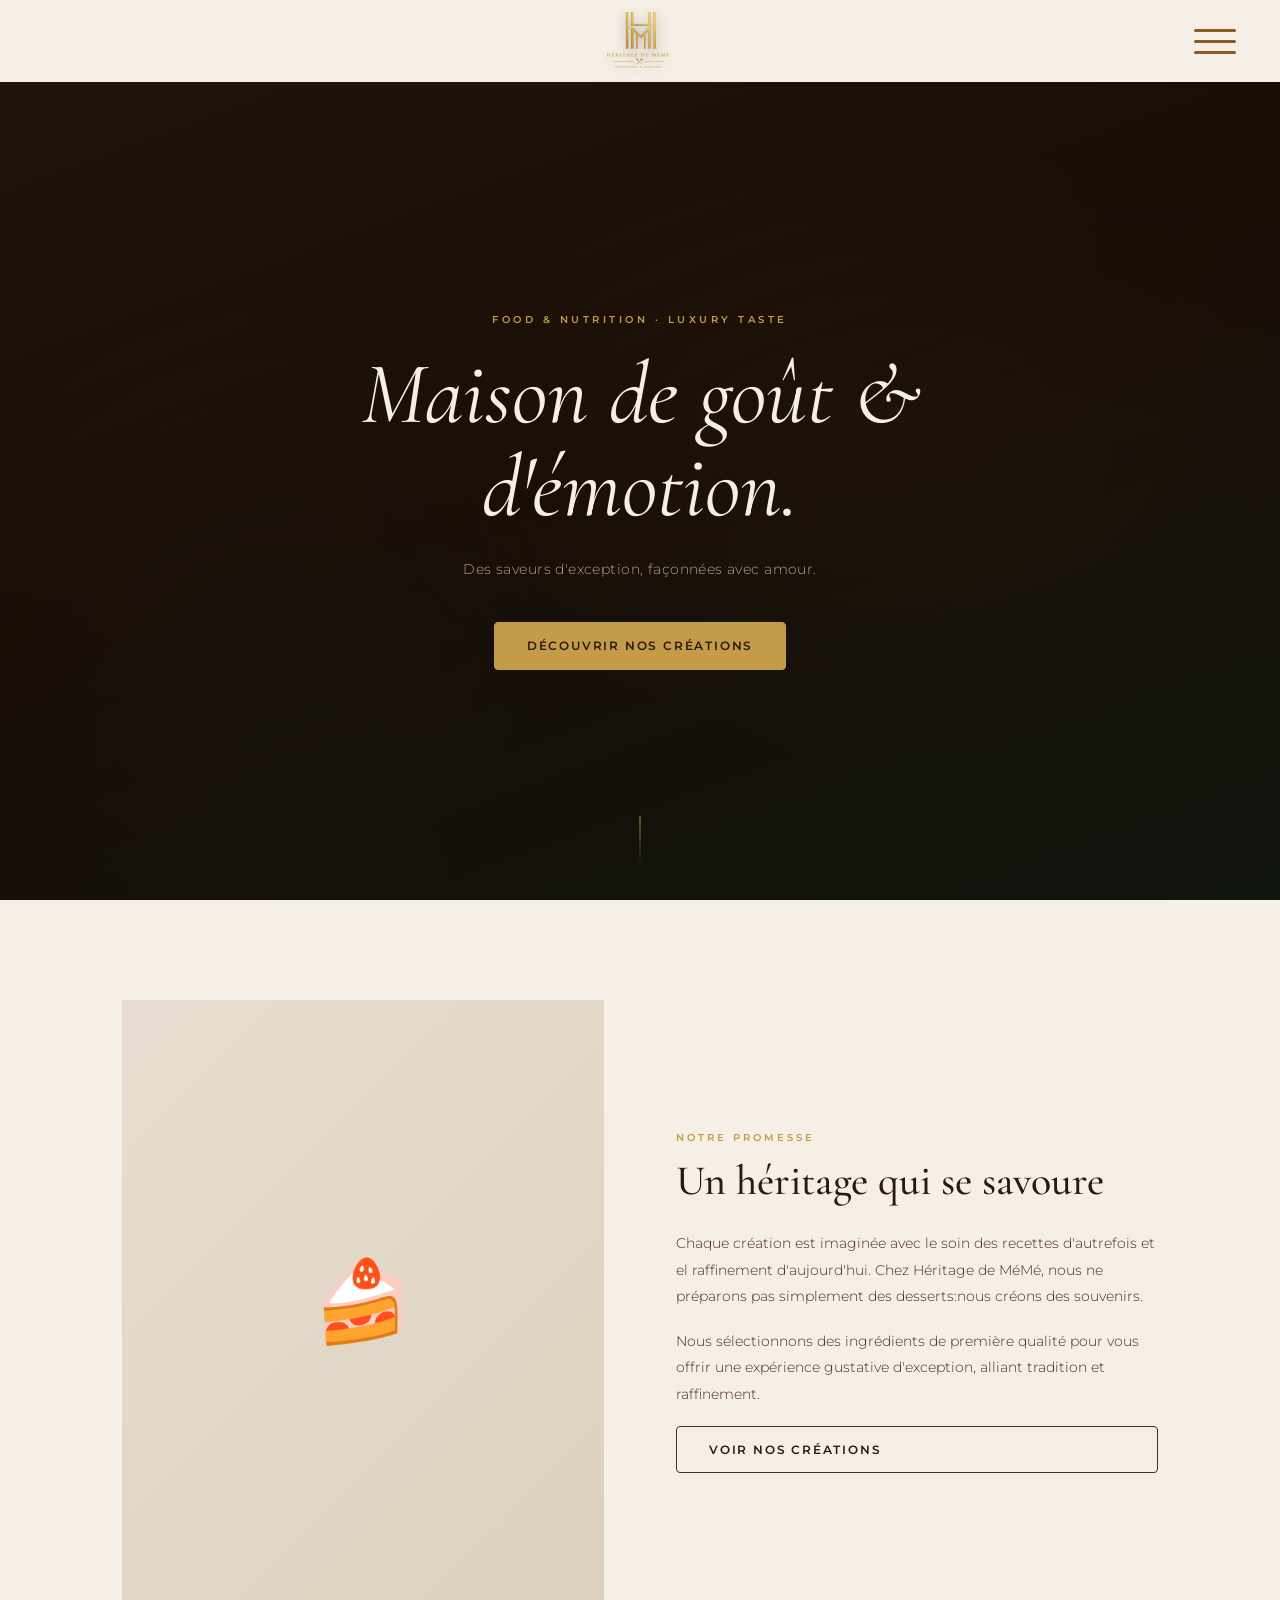
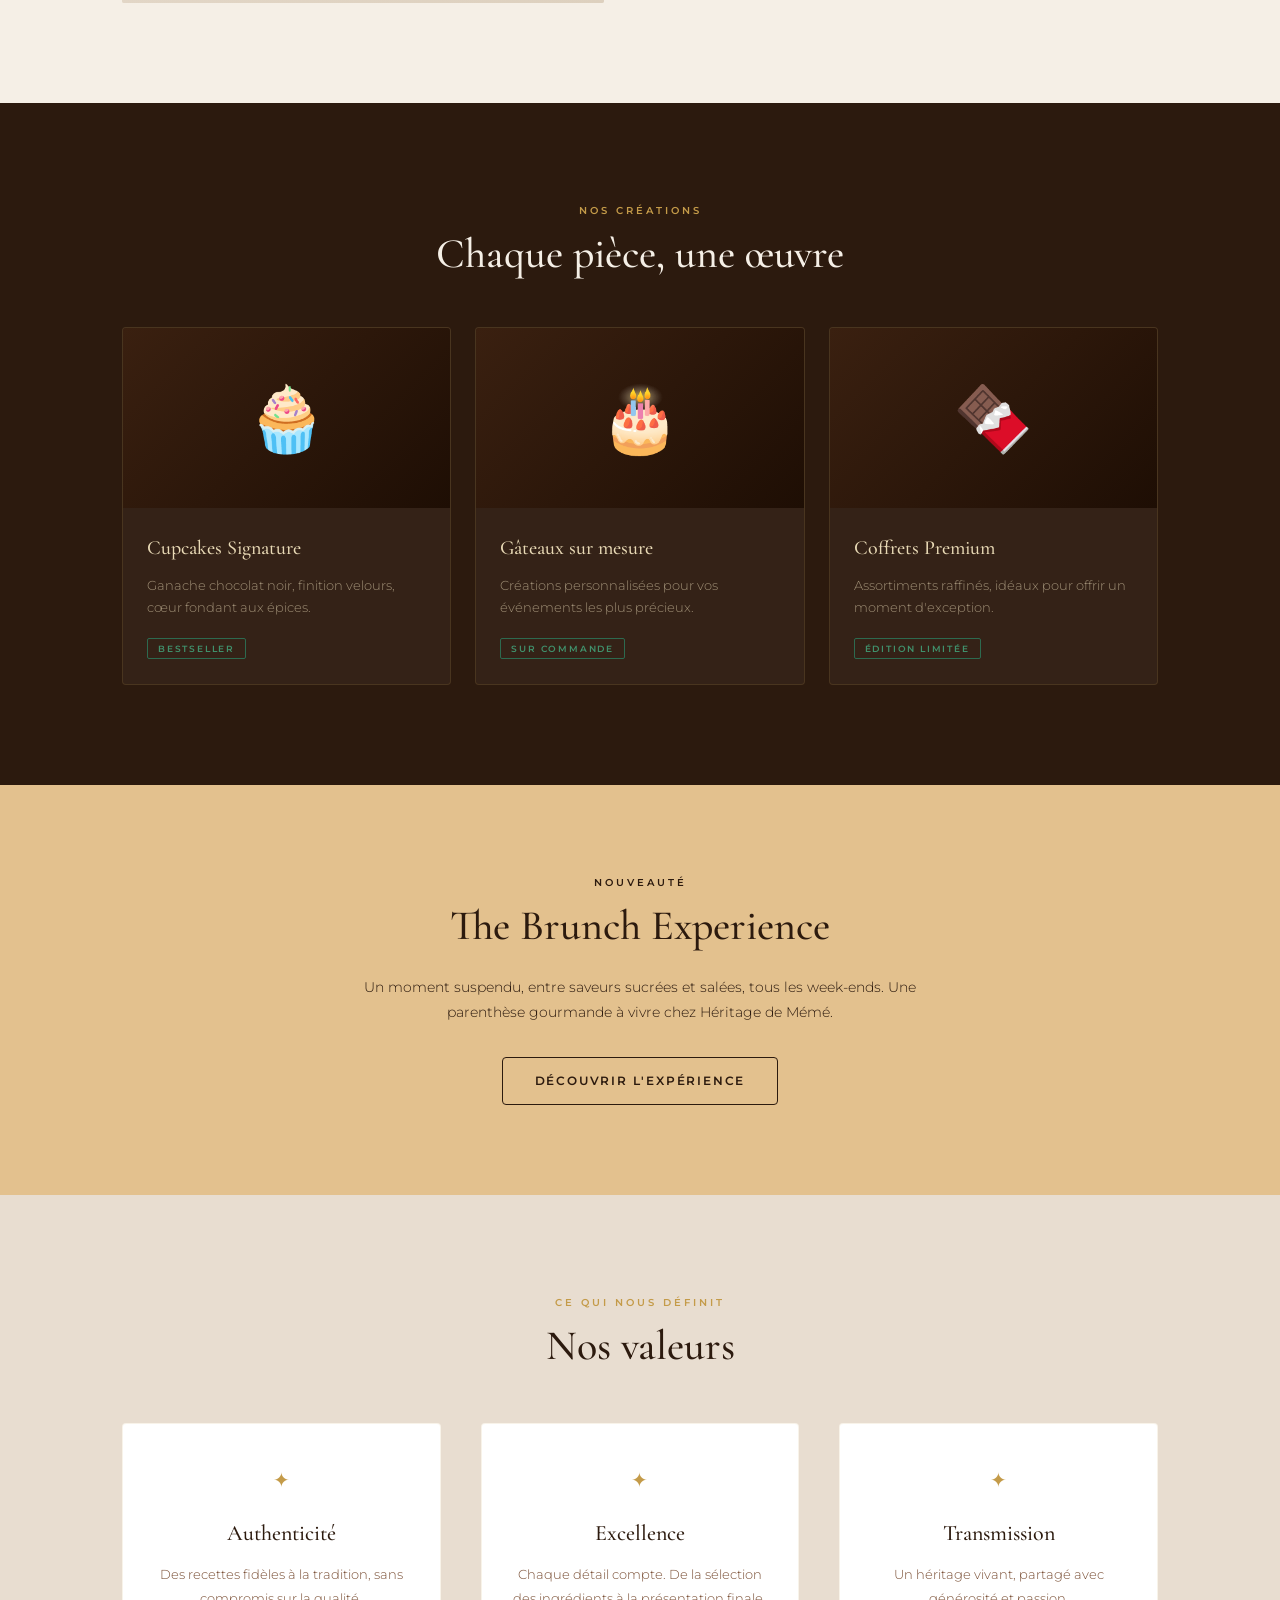
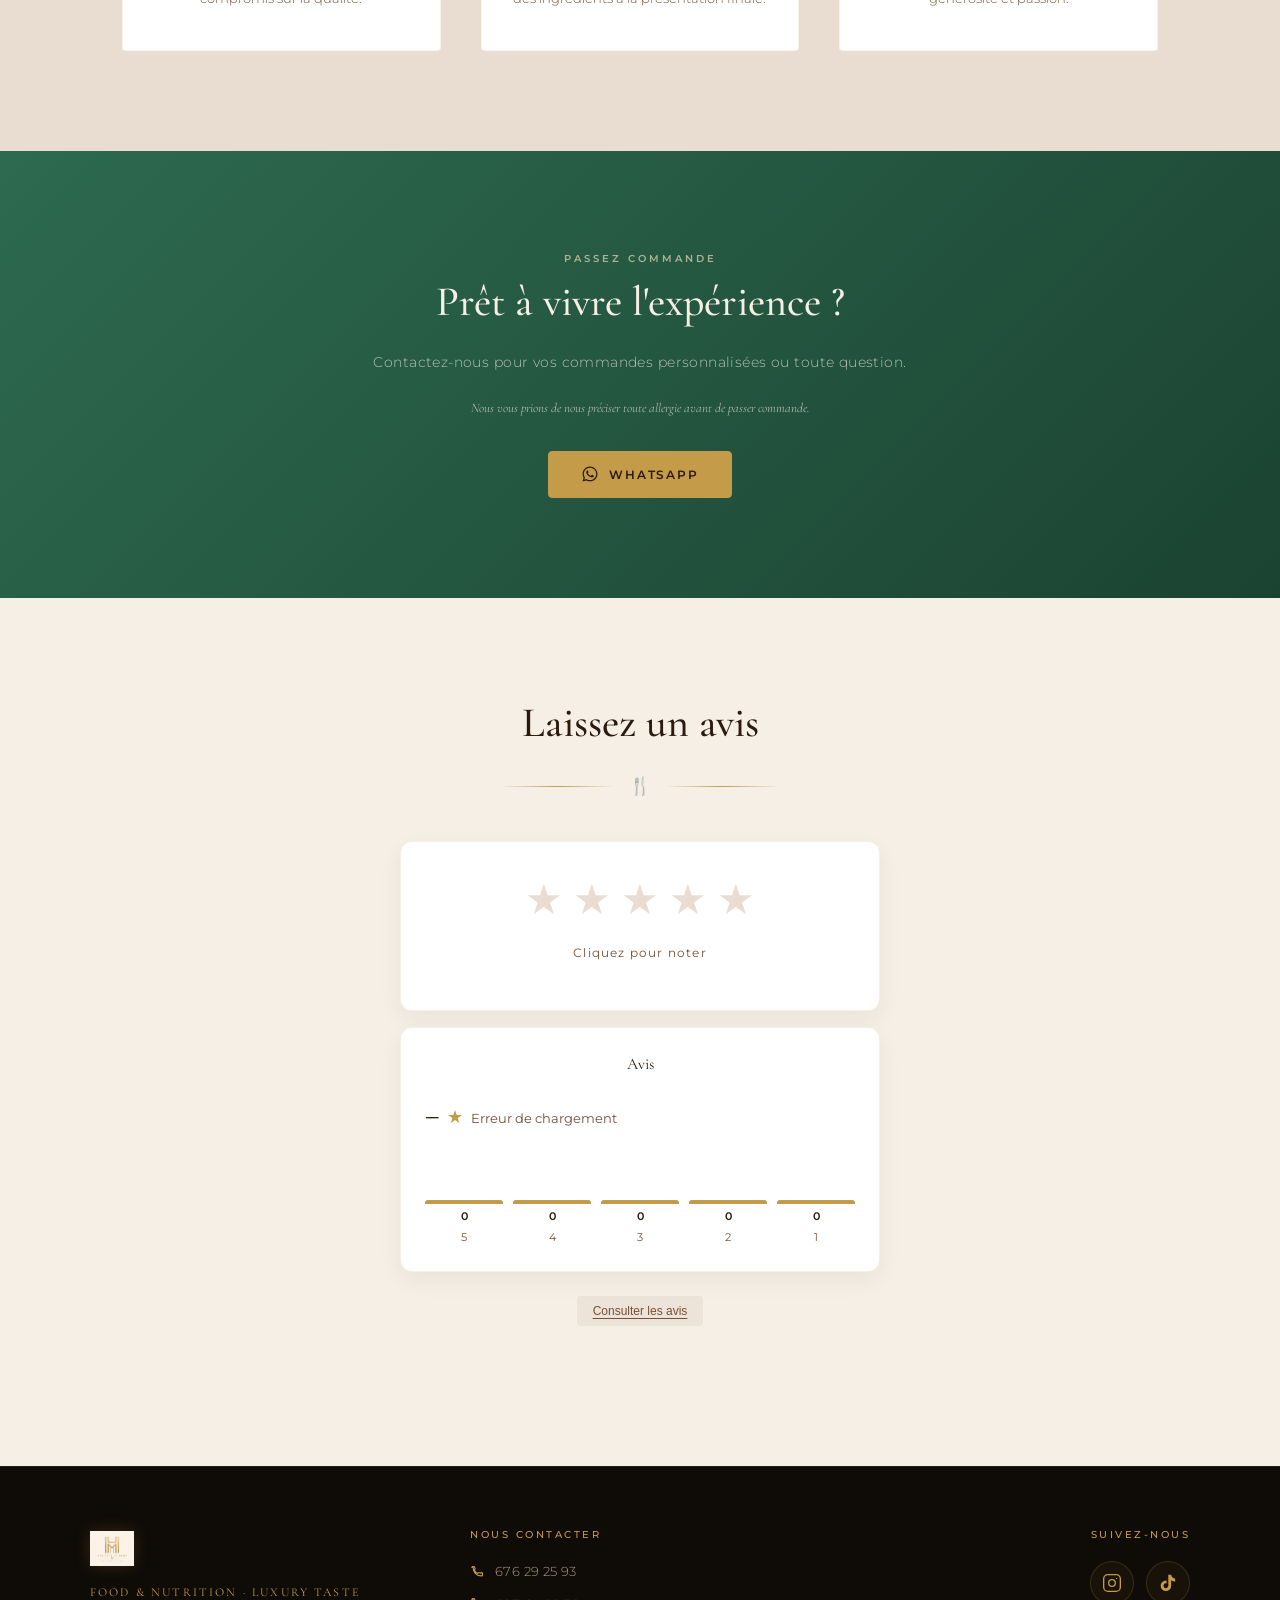
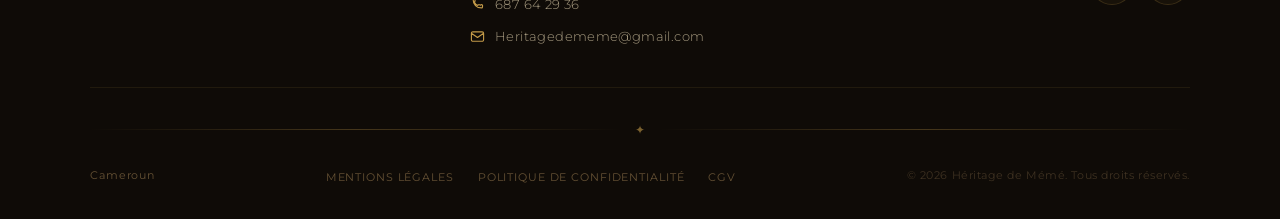
<file: index.html>
<!DOCTYPE html>
<html lang="fr">
<head>
  <meta charset="UTF-8" />
  <meta name="viewport" content="width=device-width, initial-scale=1.0"/>
  <title>Héritage de Mémé – Food & Nutrition · Luxury Taste</title>
 <!-- Meta description et open graph-->
<meta name="description" content="Héritage de Mémé — pâtisserie artisanale de luxe : cupcakes signature, gâteaux sur mesure et coffrets premium au Cameroun.">
<meta property="og:title" content="Héritage de Mémé – Food & Nutrition · Luxury Taste">
<meta property="og:description" content="Des saveurs d'exception, façonnées avec amour.">
<meta property="og:image" content="https://heritagedememe.pastry.workers.dev/Heritage_de_Meme_Logo_Navbar_Complet.png">
 <meta property="og:url" content="https://heritagedememe.pastry.workers.dev/">
<meta property="og:type" content="website">
<link rel="icon" type="image/png" href="Heritage_de_Meme_Favicon_Bold.png">
  <link rel="stylesheet" href="style.css" />
  <link href="https://fonts.googleapis.com/css2?family=Cormorant+Garamond:ital,wght@0,400;0,500;0,600;1,400&family=Montserrat:wght@300;400;500;600&display=swap" rel="stylesheet"/>
<!-- preconnect vers google fonts-->
<link rel="preconnect" href="https://fonts.googleapis.com">
<link rel="preconnect" href="https://fonts.gstatic.com" crossorigin>


 <link rel="preload"
      as="image"
      href="Heritage_de_Meme_Logo_Navbar_432x288.webp"
      type="image/webp"
      fetchpriority="high">

</head>
<body>

  <nav class="navbar" id="navbar">

  <div class="navbar__inner">

    <a href="index.html" class="navbar__logo-link">
     <img src="Heritage_de_Meme_Logo_Navbar_432x288.webp"
     alt="Héritage de Mémé"
     class="navbar__logo"
     width="432"
     height="288"
     loading="eager"
     fetchpriority="high"
     decoding="sync">
    </a>

    <button
      class="navbar__burger"
      id="burgerBtn"
      aria-label="Menu"
      aria-expanded="false">

      <span></span>
      <span></span>
      <span></span>

    </button>

  </div>
   
<ul class="navbar__links">
  <li class="navbar__links-header">
    <img src="Heritage_de_Meme_Logo_Premium.png" alt="" class="navbar__links-logo" />
    <span class="navbar__links-title">Héritage de Mémé</span>
    <button class="navbar__links-close" id="navLinksClose" aria-label="Fermer le menu">✕</button>
 
  <li><a href="index.html#about">Notre histoire</a></li>
  <li><a href="index.html#menu">Nos créations</a></li>
  <li><a href="brunch.html">The Brunch Experience</a></li>
  <li><a href="index.html#values">Valeurs</a></li>
  <li><a href="equipe.html">Notre équipe</a></li>
  <li><a href="index.html#contact">Contact</a></li>

  <li class="navbar__links-copy">&copy; 2026 Héritage de Mémé</li>
</ul>  
</nav>

<div class="navbar__overlay" id="navOverlay"></div>
  <section class="hero">
    <div class="hero__overlay"></div>
    <div class="hero__content">
      <p class="hero__eyebrow"translate ="no">Food & Nutrition · Luxury Taste</p>
      <h1 class="hero__title"translate="no">Maison de goût &<br/>d'émotion.</h1>
      <p class="hero__sub"translate="no">Des saveurs d'exception, façonnées avec amour.</p>
      <a href="#menu" class="btn btn--primary">Découvrir nos créations</a>
    </div>
    <div class="hero__scroll-hint"><span></span></div>
  </section>

  <section class="about" id="about">
    <div class="container">
      <div class="about__grid">
        <div class="about__visual">
          <div class="about__img-frame">
            <div class="about__img-placeholder"><span>🍰</span></div>
          </div>
        </div>
        <div class="about__text">
          <p class="section-eyebrow">Notre promesse</p>
          <h2 class="section-title">Un héritage qui se savoure</h2>
          <p class="about__body">Chaque création est imaginée avec le soin des recettes d'autrefois et el raffinement d'aujourd'hui. Chez Héritage de MéMé, nous ne préparons pas simplement des desserts:nous créons des souvenirs.</p>
          <p class="about__body">Nous sélectionnons des ingrédients de première qualité pour vous offrir une expérience gustative d'exception, alliant tradition et raffinement.</p>
          <a href="#menu" class="btn btn--outline">Voir nos créations</a>
        </div>
      </div>
    </div>
  </section>

  <section class="menu" id="menu">
    <div class="container">
      <p class="section-eyebrow center">Nos créations</p>
      <h2 class="section-title center">Chaque pièce, une œuvre</h2>
      <div class="menu__grid">
        <article class="menu-card">
          <div class="menu-card__img">🧁</div>
          <div class="menu-card__body">
            <h3 class="menu-card__name">Cupcakes Signature</h3>
            <p class="menu-card__desc">Ganache chocolat noir, finition velours, cœur fondant aux épices.</p>
            <span class="menu-card__tag">Bestseller</span>
          </div>
        </article>
        <article class="menu-card">
          <div class="menu-card__img">🎂</div>
          <div class="menu-card__body">
            <h3 class="menu-card__name">Gâteaux sur mesure</h3>
            <p class="menu-card__desc">Créations personnalisées pour vos événements les plus précieux.</p>
            <span class="menu-card__tag">Sur commande</span>
          </div>
        </article>
        <article class="menu-card">
          <div class="menu-card__img">🍫</div>
          <div class="menu-card__body">
            <h3 class="menu-card__name">Coffrets Premium</h3>
            <p class="menu-card__desc">Assortiments raffinés, idéaux pour offrir un moment d'exception.</p>
            <span class="menu-card__tag">Édition limitée</span>
          </div>
        </article>
      </div>
    </div>
  </section>
 
<section class="brunch-teaser">
  <div class="container">
    <div class="brunch-teaser__inner">
      <div class="brunch-teaser__text">
        <p class="section-eyebrow">Nouveauté</p>
        <h2 class="section-title">The Brunch Experience</h2>
        <p class="brunch-teaser__desc">Un moment suspendu, entre saveurs sucrées et salées, tous les week-ends. Une parenthèse gourmande à vivre chez Héritage de Mémé.</p>
        <a href="brunch.html" class="btn btn--outline">Découvrir l'expérience</a>
      </div>
    </div>
  </div>
</section>

 
  <section class="values" id="values">
    <div class="container">
      <p class="section-eyebrow center">Ce qui nous définit</p>
      <h2 class="section-title center">Nos valeurs</h2>
      <div class="values__grid">
        <div class="value-item">
          <div class="value-item__icon">✦</div>
          <h3>Authenticité</h3>
          <p>Des recettes fidèles à la tradition, sans compromis sur la qualité.</p>
        </div>
        <div class="value-item">
          <div class="value-item__icon">✦</div>
          <h3>Excellence</h3>
          <p>Chaque détail compte. De la sélection des ingrédients à la présentation finale.</p>
        </div>
        <div class="value-item">
          <div class="value-item__icon">✦</div>
          <h3>Transmission</h3>
          <p>Un héritage vivant, partagé avec générosité et passion.</p>
        </div>
      </div>
    </div>
  </section>

<section class="contact-banner" id="contact">
  <div class="container">
    <p class="section-eyebrow center">Passez commande</p>
    <h2 class="section-title center">Prêt à vivre l'expérience ?</h2>
    <p class="contact-banner__sub">Contactez-nous pour vos commandes personnalisées ou toute question.</p>
    <p class="contact-banner__allergy">Nous vous prions de nous préciser toute allergie avant de passer commande.</p>
    <div class="contact-banner__actions">
      <a href="https://wa.me/COLLEZ_NUMERO_ICI" target="_blank" rel="noopener" class="btn btn--primary btn--whatsapp">
        <svg viewBox="0 0 24 24" width="18" height="18" fill="currentColor"><path d="M12.04 2C6.58 2 2.13 6.45 2.13 11.91c0 1.75.46 3.48 1.32 4.99L2.05 22l5.25-1.38a9.9 9.9 0 0 0 4.74 1.21h.01c5.46 0 9.9-4.45 9.9-9.91 0-2.65-1.03-5.14-2.9-7.01A9.82 9.82 0 0 0 12.04 2m0 1.67a8.2 8.2 0 0 1 5.83 2.42 8.2 8.2 0 0 1 2.41 5.82c0 4.55-3.7 8.24-8.25 8.24a8.2 8.2 0 0 1-4.19-1.15l-.3-.18-3.12.82.83-3.04-.2-.31a8.18 8.18 0 0 1-1.26-4.38c0-4.55 3.7-8.24 8.25-8.24M8.53 7.33c-.16 0-.43.06-.66.31-.22.25-.86.84-.86 2.05 0 1.21.88 2.38 1 2.54.12.17 1.75 2.67 4.25 3.74.6.26 1.06.41 1.42.52.6.19 1.14.16 1.57.1.48-.07 1.46-.6 1.67-1.18.21-.58.21-1.07.14-1.18-.07-.1-.24-.16-.5-.29-.27-.13-1.57-.78-1.82-.86-.24-.09-.42-.13-.6.13-.17.26-.68.86-.83 1.03-.16.17-.31.19-.57.06-.27-.13-1.13-.42-2.16-1.34-.8-.71-1.34-1.6-1.5-1.86-.16-.27-.02-.42.12-.55.12-.12.27-.31.4-.47.13-.16.17-.27.26-.45.09-.19.04-.35-.02-.48-.06-.13-.6-1.46-.83-2C9.09 7.4 8.9 7.4 8.72 7.4c-.14-.01-.31-.01-.19-.01Z"/></svg>
        WhatsApp
      </a>
    </div>
  </div>
</section>

<section class="reviews" id="reviews">
  <div class="container">
    <h2 class="section-title center">Laissez un avis</h2>
    <div class="reviews__divider">
      <span class="reviews__divider-icon">🍴</span>
    </div>

    <div class="reviews__block reviews__stars-card">
      <div class="stars" id="stars">
        <span class="star" data-value="1">★</span>
        <span class="star" data-value="2">★</span>
        <span class="star" data-value="3">★</span>
        <span class="star" data-value="4">★</span>
        <span class="star" data-value="5">★</span>
      </div>
      <p class="star-rating__caption" id="starCaption">Cliquez pour noter</p>
      <p class="star-rating__thanks" id="thankMsg"></p>
    </div>

    <div class="reviews__block reviews__card">
      <div class="reviews__card-header"><span>Avis</span></div>
      <div class="reviews__summary-row">
        <span class="reviews__average" id="reviewsAverage">–</span>
        <span class="reviews__average-star">★</span>
        <p class="reviews__count" id="reviewsCount">(0)</p>
      </div>
      <div class="reviews__bars" id="reviewsBars">
        <div class="reviews__bar-col"><div class="reviews__bar" id="bar-5"></div><span class="reviews__bar-count" id="count-5">0</span><span class="reviews__bar-level">5</span></div>
        <div class="reviews__bar-col"><div class="reviews__bar" id="bar-4"></div><span class="reviews__bar-count" id="count-4">0</span><span class="reviews__bar-level">4</span></div>
        <div class="reviews__bar-col"><div class="reviews__bar" id="bar-3"></div><span class="reviews__bar-count" id="count-3">0</span><span class="reviews__bar-level">3</span></div>
        <div class="reviews__bar-col"><div class="reviews__bar" id="bar-2"></div><span class="reviews__bar-count" id="count-2">0</span><span class="reviews__bar-level">2</span></div>
        <div class="reviews__bar-col"><div class="reviews__bar" id="bar-1"></div><span class="reviews__bar-count" id="count-1">0</span><span class="reviews__bar-level">1</span></div>
      </div>
    </div>

    <button class="reviews__consult-btn" id="consultReviewsBtn">Consulter les avis</button>
    <div class="reviews__list" id="reviewsList" hidden></div>
  </div>
</section>

<!-- PANNEAU PLEIN ÉCRAN — commentaire -->
<div class="review-panel-overlay" id="reviewPanelOverlay"></div>
<div class="review-panel" id="reviewPanel">
  <button class="review-panel__close" id="reviewPanelClose">✕</button>
  <p class="review-panel__stars" id="panelStars"></p>
  <h3 class="review-panel__title">Décrivez votre expérience <span class="review-panel__optional">(facultatif)</span></h3>
  <textarea class="star-rating__textarea" id="reviewText" placeholder="Partagez votre expérience..."></textarea>
  <button class="btn btn--primary review-panel__submit" id="submitReview">Envoyer mon avis</button>
</div>

<!-- MODALE — coordonnées -->
<div class="review-modal-overlay" id="reviewModalOverlay"></div>
<div class="review-modal" id="reviewModal">
  <button class="review-modal__close" id="reviewModalClose">✕</button>
  <h3 class="review-modal__title">Finaliser votre avis</h3>
  <div class="review-modal__field">
    <label for="modalName">Nom *</label>
    <input type="text" id="modalName" />
  </div>
  <div class="review-modal__field">
    <label for="modalEmail">Email *</label>
    <input type="email" id="modalEmail" />
  </div>
  <div class="review-modal__field">
    <label for="modalAge">Âge (facultatif)</label>
    <input type="number" id="modalAge" min="1" max="120" />
  </div>
  <div class="review-modal__field">
    <label for="modalCity">Ville (facultatif)</label>
    <input type="text" id="modalCity" />
  </div>
  <p class="review-modal__error" id="modalError"></p>
  <button class="btn btn--primary review-modal__submit" id="modalSubmit">Publier</button>
</div>


  <footer class="footer">
    <div class="footer__inner">
      <div class="footer__top">
        <div class="footer__logo-col">
          <img src="Heritage_de_Meme_Logo_Premium.png" alt="Héritage de Mémé" class="footer__logo" loading="lazy"/>
          <span class="footer__tagline">Food & Nutrition · Luxury Taste</span>
        </div>
        <div class="footer__col">
          <h4 class="footer__col-title">Nous contacter</h4>
          <ul class="footer__list">
            <li>
              <svg width="15" height="15" fill="none" stroke="#c49b49" stroke-width="1.8" viewBox="0 0 24 24"><path stroke-linecap="round" stroke-linejoin="round" d="M3 5.5A1.5 1.5 0 0 1 4.5 4h1.379a1.5 1.5 0 0 1 1.394.944l.818 2.045a1.5 1.5 0 0 1-.343 1.641l-.9.9a11.042 11.042 0 0 0 5.622 5.622l.9-.9a1.5 1.5 0 0 1 1.641-.343l2.045.818A1.5 1.5 0 0 1 20 16.12V17.5A1.5 1.5 0 0 1 18.5 19C10.492 19 5 13.508 5 5.5Z"/></svg>
              676 29 25 93
            </li>
            <li>
              <svg width="15" height="15" fill="none" stroke="#c49b49" stroke-width="1.8" viewBox="0 0 24 24"><path stroke-linecap="round" stroke-linejoin="round" d="M3 5.5A1.5 1.5 0 0 1 4.5 4h1.379a1.5 1.5 0 0 1 1.394.944l.818 2.045a1.5 1.5 0 0 1-.343 1.641l-.9.9a11.042 11.042 0 0 0 5.622 5.622l.9-.9a1.5 1.5 0 0 1 1.641-.343l2.045.818A1.5 1.5 0 0 1 20 16.12V17.5A1.5 1.5 0 0 1 18.5 19C10.492 19 5 13.508 5 5.5Z"/></svg>
              687 64 29 36
            </li>
            <li>
              <svg width="15" height="15" fill="none" stroke="#c49b49" stroke-width="1.8" viewBox="0 0 24 24"><path stroke-linecap="round" stroke-linejoin="round" d="M21.75 6.75v10.5a2.25 2.25 0 0 1-2.25 2.25h-15a2.25 2.25 0 0 1-2.25-2.25V6.75m19.5 0A2.25 2.25 0 0 0 19.5 4.5h-15a2.25 2.25 0 0 0-2.25 2.25m19.5 0-9.75 6.75L2.25 6.75"/></svg>
              <a href="mailto:Heritagedememe@gmail.com">Heritagedememe@gmail.com</a>
            </li>
          </ul>
        </div>
        <div class="footer__col footer__social-col">
          <h4 class="footer__col-title">Suivez-nous</h4>
          <div class="footer__socials">
            <a href="https://www.instagram.com/heritage_de_meme?igsh=MWkwZHNhcWUxOTZhMQ%3D%3D&utm_source=qr" target="_blank" rel="noopener" aria-label="Instagram" class="footer__social-btn">
              <svg viewBox="0 0 24 24" fill="none" stroke="#c49b49" stroke-width="1.6" width="20" height="20">
                <rect x="2" y="2" width="20" height="20" rx="5" ry="5"/>
                <circle cx="12" cy="12" r="4"/>
                <circle cx="17.5" cy="6.5" r="0.8" fill="#c49b49" stroke="none"/>
              </svg>
            </a>
            <a href="https://www.tiktok.com/@heritage.de.meme?_r=1&_t=ZT-97amTNqGWh4" target="_blank" rel="noopener" aria-label="TikTok" class="footer__social-btn">
              <svg viewBox="0 0 24 24" fill="#c49b49" width="20" height="20">
                <path d="M19.59 6.69a4.83 4.83 0 0 1-3.77-4.25V2h-3.45v13.67a2.89 2.89 0 0 1-2.88 2.5 2.89 2.89 0 0 1-2.89-2.89 2.89 2.89 0 0 1 2.89-2.89c.28 0 .54.04.79.1V9.01a6.32 6.32 0 0 0-.79-.05 6.34 6.34 0 0 0-6.34 6.34 6.34 6.34 0 0 0 6.34 6.34 6.34 6.34 0 0 0 6.33-6.34V8.69a8.18 8.18 0 0 0 4.78 1.52V6.76a4.85 4.85 0 0 1-1.01-.07Z"/>
              </svg>
            </a>
          </div>
        </div>
      </div>
      <div class="footer__divider"><span class="footer__divider-ornament">✦</span></div>
      <div class="footer__bottom">
        <p class="footer_location"> Cameroun</p>
        <ul class="footer__legal">
          <li><a href="#">Mentions légales</a></li>
          <li><a href="#">Politique de confidentialité</a></li>
          <li><a href="#">CGV</a></li>
        </ul>
        <p class="footer__copy">&copy; 2026 Héritage de Mémé. Tous droits réservés.</p>
      </div>
    </div>
  </footer>

  <script src="script.js"></script>
</body>
</html>
</file>
<file: style.css>
:root {
  --brown-dark:    #2c1a0e;
  --brown-mid:     #4a2c1a;
  --brown-light:   #7a4f35;
  --cream:         #f5efe6;
  --cream-dark:    #e8ddd0;
  --gold:          #c49b49;
  --gold-light:    #e8d9b5;
  --emerald:       #2d6a4f;
  --emerald-light: #40916c;
  --white:         #ffffff;
  --font-display:  'Cormorant Garamond', serif;
  --font-body:     'Montserrat', sans-serif;
  --nav-h:         82px;
  --radius:        4px;
  --transition:    0.25s ease;
}
@view-transition {
  navigation: auto;
}
::view-transition-old(root),
::view-transition-new(root) {

  animation-duration: 0.35s;
  animation-timing-function: ease;
}

*, *::before, *::after { box-sizing: border-box; margin: 0; padding: 0; }
* {
  -webkit-tap-highlight-color: transparent;
}
html { scroll-behavior: smooth; }
body { font-family: var(--font-body); background: var(--cream); color: var(--brown-dark); line-height: 1.6; overflow-x: hidden; width: 100%; }
a { text-decoration: none; color: inherit; }
ul { list-style: none; }
img { display: block; max-width: 100%; }

.container { max-width: 1100px; margin: 0 auto; padding: 0 32px; }

.section-eyebrow { font-family: var(--font-body); font-size: 10px; font-weight: 600; letter-spacing: 0.3em; text-transform: uppercase; color: var(--gold); margin-bottom: 10px; }
.section-eyebrow.center { text-align: center; }
.section-title { font-family: var(--font-display); font-size: clamp(28px, 4vw, 42px); font-weight: 500; color: var(--brown-dark); line-height: 1.2; margin-bottom: 24px; }
.section-title.center { text-align: center; }

.btn { display: inline-block; font-family: var(--font-body); font-size: 12px; font-weight: 600; letter-spacing: 0.15em; text-transform: uppercase; padding: 13px 32px; border-radius: var(--radius); transition: all var(--transition); cursor: pointer; border: 1.5px solid transparent; }
.btn--primary { background: var(--gold); color: var(--brown-dark); border-color: var(--gold); }
.btn--primary:hover { background: #b8893a; border-color: #b8893a; transform: translateY(-2px); }
.btn--outline { background: transparent; color: var(--brown-dark); border-color: var(--brown-mid); }
.btn--outline:hover { background: var(--brown-dark); color: var(--cream); transform: translateY(-2px); }
.btn--outline-light { background: transparent; color: var(--cream); border-color: rgba(245,239,230,0.5); }
.btn--outline-light:hover { background: rgba(245,239,230,0.1); transform: translateY(-2px); }


/* ======================================
            NAVBAR
====================================== */

.navbar{

position:fixed;
top:0;
left:0;
width:100%;
height:var(--nav-h);

background:var(--cream);

box-shadow: none;
transition: box-shadow 0.3s ease;

z-index:999;

}

.navbar.scrolled {
  box-shadow: 0 10px 30px rgba(44,26,14,0.12);
}

.navbar__overlay {
  position: fixed;
  inset: 0;
  background: rgba(44,26,14,0.4);
  z-index: 998;
  opacity: 0;
  pointer-events: none;
  transition: opacity 0.3s ease;
  backdrop-filter: blur(2px);
}
.navbar__overlay.active { opacity: 1; pointer-events: all; }

.navbar__inner{

height:100%;

display:flex;

justify-content:center;

align-items:center;

position:relative;

padding:0 40px;

}


.navbar__logo{

height:72px;

width:auto;

display:block;

filter: drop-shadow(0 3px 6px rgba(44,26,14,0.35));

}

.navbar__logo-link{

display:flex;

justify-content:center;

align-items:center;

}

.navbar__burger{

position:absolute;

right:34px;

top:50%;

transform:translateY(-50%);

width:52px;

height:52px;

background:none;

border:none;

cursor:pointer;

display:flex;

flex-direction:column;

justify-content:center;

gap:8px;

touch-action: manipulation;
}

.navbar__burger span{

width:42px;

height:3px;

border-radius:20px;

background:#8a5d24;

transition:.35s;

}

.navbar__links{

position:fixed;

top:90px;

right:0;

width:280px;

height:calc(100vh - 90px);
height:calc(100dvh - 90px);

background:var(--cream);

display:flex;

flex-direction:column;

padding:20px 16px;

gap:14px;

list-style:none;

transform: translateX(320px);

transition: transform 0.4s cubic-bezier(0.4, 0, 0.2, 1);

box-shadow:-8px 0 30px rgba(0,0,0,.08);
border-radius: 20px 0 0 20px;
overflow-y: auto;
overflow-x: hidden;
}


.navbar__links.open{

transform: translateX(0);

}

.navbar__links li {
  position: relative;
  z-index: 1;
  flex-shrink: 0;
}

.navbar__links-header {
  display: flex;
  align-items: center;
  gap: 10px;
  padding-bottom: 14px;
  margin-bottom: 4px;
  border-bottom: 1px solid rgba(196,155,73,0.2);
}

.navbar__links-logo {
  width: 28px;
  height: 28px;
  object-fit: contain;
  flex-shrink: 0;
}

.navbar__links-title {
  flex: 1;
  font-family: var(--font-display);
  font-style: italic;
  font-size: 16px;
  color: var(--brown-dark);
  letter-spacing: 0.02em;
}

.navbar__links-close {
  width: 32px;
  height: 32px;
  border-radius: 50%;
  border: 1px solid rgba(196,155,73,0.3);
  background: rgba(196,155,73,0.08);
  color: var(--brown-dark);
  font-size: 13px;
  cursor: pointer;
  display: flex;
  align-items: center;
  justify-content: center;
  flex-shrink: 0;
  touch-action: manipulation;
}

.navbar__links a{

display: flex;
align-items: center;
justify-content: space-between;
width: 100%;
padding: 10px 14px;
box-sizing: border-box;

background: var(--gold-light);
border: 2px solid var(--brown-dark);
border-radius: 10px;
box-shadow: 2px 2px 0 var(--brown-dark);

text-decoration:none;

font-size:12px;

letter-spacing:.05em;

color: var(--brown-dark);

font-weight:600;

transition: transform 0.15s ease, box-shadow 0.15s ease;

touch-action: manipulation;  
}

.navbar__links a::after {
  content: '→';
  font-size: 14px;
  margin-left: 8px;
}

.navbar__links a:hover,
.navbar__links a:active {
  transform: translate(2px, 2px);
  box-shadow: 0 0 0 var(--brown-dark);
  color: var(--brown-dark);
  background: var(--gold-light);
}

.navbar__links-copy {
  margin-top: auto;
  text-align: center;
  font-size: 10px;
  letter-spacing: 0.05em;
  color: var(--brown-light);
  padding-top: 10px;
}

/* HERO */
.hero { position: relative; min-height: 100vh; display: flex; align-items: center; justify-content: center; text-align: center; background: linear-gradient(160deg, var(--brown-dark) 0%, #1a0d06 50%, #0e1a12 100%); padding-top: var(--nav-h); overflow: hidden; }
.hero::before { content: ''; position: absolute; inset: 0; background-image: radial-gradient(ellipse 60% 50% at 70% 50%, rgba(196,155,73,0.06) 0%, transparent 70%), radial-gradient(ellipse 40% 60% at 20% 70%, rgba(45,106,79,0.08) 0%, transparent 60%); pointer-events: none; }
.hero__overlay { position: absolute; inset: 0; background: rgba(20,10,4,0.3); pointer-events: none; }
.hero__content { position: relative; z-index: 2; max-width: 680px; padding: 0 24px; }
.hero__eyebrow { font-size: 10px; font-weight: 600; letter-spacing: 0.35em; text-transform: uppercase; color: var(--gold); margin-bottom: 20px; }
.hero__title { font-family: var(--font-display); font-size: clamp(48px, 8vw, 88px); font-weight: 400; color: var(--cream); line-height: 1.05; margin-bottom: 24px; font-style: italic; }
.hero__sub { font-size: 14px; font-weight: 300; color: rgba(232,217,181,0.75); line-height: 1.8; margin-bottom: 40px; letter-spacing: 0.03em; }
.hero__scroll-hint { position: absolute; bottom: 36px; left: 50%; transform: translateX(-50%); z-index: 2; }
.hero__scroll-hint span { display: block; width: 1px; height: 48px; background: linear-gradient(to bottom, var(--gold), transparent); margin: 0 auto; animation: scrollLine 2s ease infinite; }

@keyframes scrollLine { 0% { opacity: 0; transform: scaleY(0); transform-origin: top; } 50% { opacity: 1; transform: scaleY(1); } 100% { opacity: 0; } }

/* ABOUT */
.about { padding: 100px 0; background: var(--cream); }
.about__grid { display: grid; grid-template-columns: 1fr 1fr; gap: 72px; align-items: center; }
.about__img-frame { position: relative; aspect-ratio: 4/5; background: var(--cream-dark); border-radius: 2px; overflow: hidden; }
.about__img-frame::before { content: ''; position: absolute; inset: -12px; border: 1px solid rgba(196,155,73,0.3); border-radius: 2px; z-index: 0; }
.about__img-placeholder { position: absolute; inset: 0; display: flex; align-items: center; justify-content: center; font-size: 80px; background: linear-gradient(135deg, var(--cream-dark) 0%, #ddd0be 100%); }
.about__text { display: flex; flex-direction: column; gap: 0; }
.about__body { font-size: 14px; font-weight: 300; color: var(--brown-mid); line-height: 1.9; margin-bottom: 18px; }

/* MENU */
.menu { padding: 100px 0; background: var(--brown-dark); }
.menu .section-title { color: var(--cream); }
.menu__grid { display: grid; grid-template-columns: repeat(3, 1fr); gap: 24px; margin-top: 48px; }
.menu-card { background: rgba(255,255,255,0.04); border: 1px solid rgba(196,155,73,0.15); border-radius: var(--radius); overflow: hidden; transition: transform var(--transition), border-color var(--transition); }
.menu-card:hover { transform: translateY(-6px); border-color: rgba(196,155,73,0.4); }
.menu-card__img { height: 180px; background: linear-gradient(135deg, #3a2010 0%, #1e0e04 100%); display: flex; align-items: center; justify-content: center; font-size: 64px; }
.menu-card__body { padding: 24px; }
.menu-card__name { font-family: var(--font-display); font-size: 20px; font-weight: 500; color: var(--gold-light); margin-bottom: 10px; }
.menu-card__desc { font-size: 13px; font-weight: 300; color: rgba(232,217,181,0.6); line-height: 1.7; margin-bottom: 16px; }
.menu-card__tag { font-size: 9px; font-weight: 600; letter-spacing: 0.2em; text-transform: uppercase; color: var(--emerald-light); border: 1px solid var(--emerald); padding: 4px 10px; border-radius: 2px; }

/* VALEURS */
.values { padding: 100px 0; background: var(--cream-dark); }
.values__grid { display: grid; grid-template-columns: repeat(3, 1fr); gap: 40px; margin-top: 52px; }
.value-item { text-align: center; padding: 40px 28px; background: var(--white); border-radius: var(--radius); border: 1px solid rgba(196,155,73,0.12); transition: box-shadow var(--transition); }
.value-item:hover { box-shadow: 0 8px 32px rgba(44,26,14,0.1); }
.value-item__icon { font-size: 20px; color: var(--gold); margin-bottom: 20px; }
.value-item h3 { font-family: var(--font-display); font-size: 22px; font-weight: 500; color: var(--brown-dark); margin-bottom: 12px; }
.value-item p { font-size: 13px; font-weight: 300; color: var(--brown-light); line-height: 1.8; }

/* CONTACT BANNER */
.contact-banner { padding: 100px 0; background: linear-gradient(135deg, var(--emerald) 0%, #1b4332 100%); text-align: center; }
.contact-banner .section-title { color: var(--cream); }
.contact-banner .section-eyebrow { color: rgba(232,217,181,0.7); }
.contact-banner__sub { font-size: 14px; font-weight: 300; color: rgba(245,239,230,0.7); margin-bottom: 40px; letter-spacing: 0.03em; }
.contact-banner__actions { display: flex; gap: 16px; justify-content: center; flex-wrap: wrap; }

/* FOOTER */
.footer { background: #0f0b07; color: var(--gold-light); padding: 60px 40px 30px; border-top: 1px solid rgba(196,155,73,0.12); }
.footer__inner { max-width: 1100px; margin: 0 auto; }
.footer__top { display: grid; grid-template-columns: 1fr 1fr 1fr; gap: 40px; align-items: start; padding-bottom: 40px; border-bottom: 1px solid rgba(196,155,73,0.1); }
.footer__logo-col { display: flex; flex-direction: column; align-items: flex-start; gap: 12px; }
.footer__logo { width: 44px; height: 44px; object-fit: contain; filter: drop-shadow(0 0 8px rgba(196,155,73,0.2)); }
.footer__tagline { font-family: var(--font-display); font-size: 12px; letter-spacing: 0.18em; color: var(--gold); text-transform: uppercase; }
.footer__col-title { font-family: var(--font-body); font-size: 10px; letter-spacing: 0.25em; text-transform: uppercase; color: var(--gold); margin-bottom: 18px; font-weight: 500; }
.footer__list { display: flex; flex-direction: column; gap: 12px; }
.footer__list li { display: flex; align-items: center; gap: 10px; font-size: 13px; color: rgba(232,217,181,0.7); font-weight: 300; letter-spacing: 0.03em; }
.footer__list li a { color: rgba(232,217,181,0.7); transition: color var(--transition); }
.footer__list li a:hover { color: var(--gold-light); }
.footer__social-col { align-items: flex-end; display: flex; flex-direction: column; }
.footer__socials { display: flex; gap: 12px; }
.footer__social-btn { display: flex; align-items: center; justify-content: center; width: 44px; height: 44px; border: 1px solid rgba(196,155,73,0.2); border-radius: 50%; background: rgba(196,155,73,0.05); transition: border-color var(--transition), background var(--transition), transform var(--transition); }
.footer__social-btn:hover { border-color: var(--gold); background: rgba(196,155,73,0.12); transform: translateY(-3px); }
.footer__divider { display: flex; align-items: center; gap: 14px; margin: 32px 0 24px; }
.footer__divider::before, .footer__divider::after { content: ''; flex: 1; height: 1px; background: linear-gradient(90deg, transparent, rgba(196,155,73,0.3), transparent); }
.footer__divider-ornament { color: var(--gold); font-size: 12px; opacity: 0.6; }
.footer__bottom { display: flex; align-items: center; justify-content: space-between; flex-wrap: wrap; gap: 12px; }
.footer__legal { display: flex; gap: 24px; }
.footer__legal li a { font-size: 11px; color: rgba(122,99,64,0.8); letter-spacing: 0.08em; text-transform: uppercase; transition: color var(--transition); }
.footer__legal li a:hover { color: var(--gold); }
.footer__copy { font-size: 11px; color: rgba(74,59,40,0.8); letter-spacing: 0.05em; }
.footer_location{
    font-size: 11px;
    color: rgba(122,99,64,0.8);
    letter-spacing: 0.08em;
}
@media (max-width: 1024px) and (min-width: 641px) {
  .menu__grid, .values__grid { grid-template-columns: repeat(2, 1fr); }
}

/* ===== NAVBAR MOBILE ===== */

@media (max-width: 640px) {
  .about__grid, .menu__grid, .values__grid, .footer__top{ grid-template-columns: 1fr;}
  .footer__bottom { flex-direction: column; align-items: center; text-align: center; }
  .footer__legal { flex-wrap: wrap; justify-content: center; }
  
:root{
    --nav-h:74px;
}

.navbar{
    height:var(--nav-h);
}

.navbar__inner{
    padding:0 18px;
}

.navbar__logo{
    height:64px;
}

.navbar__burger{
    right:18px;
    width:48px;
    height:48px;
}

.navbar__burger span{
    width:34px;
}

  
.navbar__links{
    top:80px;
    width:85%;
    max-width: 340px;
    height:calc(100vh - 80px);
    height:calc(100dvh - 80px);
    padding:24px 16px;
    border-radius: 20px 0 0 20px;
    transform: translateX(100%);
}
  }

.reviews {
  padding: 100px 0;
  background: var(--cream);
  text-align: center;
}

.star-rating {
  max-width: 520px;
  margin: 0 auto;
  display: flex;
  flex-direction: column;
  align-items: center;
  gap: 20px;
}

.star-rating__label {
  font-size: 13px;
  color: var(--brown-light);
  letter-spacing: 0.05em;
}

.stars {
  display: flex;
  gap: 10px;
  cursor: pointer;
}

.star {
  font-size: 42px;
  color: var(--cream-dark);
  transition: color 0.15s, transform 0.15s;
  user-select: none;
}

.star.hovered,
.star.selected {
  color: var(--gold);
  transform: scale(1.15);
}

.star-rating__caption {
  font-size: 12px;
  letter-spacing: 0.1em;
  color: var(--brown-light);
  min-height: 18px;
}

.star-rating__textarea {
  width: 100%;
  height: 110px;
  padding: 14px 18px;
  border: 1px solid var(--cream-dark);
  border-radius: var(--radius);
  font-family: var(--font-body);
  font-size: 13px;
  color: var(--brown-dark);
  background: var(--white);
  resize: none;
  outline: none;
  transition: border-color var(--transition);
}

.star-rating__textarea:focus {
  border-color: var(--gold);
}

.star-rating__thanks {
  font-family: var(--font-display);
  font-size: 18px;
  color: var(--emerald);
  font-style: italic;
  min-height: 24px;
}


.star-rating__name {
  width: 100%;
  padding: 12px 18px;
  border: 1px solid var(--cream-dark);
  border-radius: var(--radius);
  font-family: var(--font-body);
  font-size: 13px;
  color: var(--brown-dark);
  background: var(--white);
  outline: none;
  transition: border-color var(--transition);
}
.star-rating__name:focus { border-color: var(--gold); }

.reviews__divider {
  display: flex;
  align-items: center;
  gap: 14px;
  max-width: 280px;
  margin: 0 auto 40px;
}
.reviews__divider::before, .reviews__divider::after {
  content: '';
  flex: 1;
  height: 1px;
  background: linear-gradient(90deg, transparent, var(--gold), transparent);
}
.reviews__divider-icon { font-size: 18px; }

.reviews__block {
  max-width: 480px;
  margin: 0 auto 16px;
  background: var(--white);
  border: 1px solid rgba(196,155,73,0.15);
  border-radius: 12px;
  padding: 24px;
  box-shadow: 0 8px 24px rgba(44,26,14,0.06);
}

.reviews__text-label { display: block; font-size: 13px; color: var(--brown-dark); margin-bottom: 12px; }
.reviews__text-actions { display: flex; justify-content: flex-end; margin-top: 14px; }

.reviews__stars-card { text-align: center; }
.reviews__stars-card .stars { justify-content: center; margin-bottom: 10px; }

.reviews__card-header { font-family: var(--font-display); font-size: 16px; color: var(--brown-dark); margin-bottom: 14px; }
.reviews__summary-row { display: flex; align-items: baseline; gap: 8px; margin-bottom: 20px; }
.reviews__average { font-family: var(--font-display); font-size: 28px; font-weight: 600; color: var(--brown-dark); }
.reviews__average-star { color: var(--gold); font-size: 18px; }
.reviews__count { font-size: 13px; color: var(--brown-light); }
.reviews__bars { display: flex; align-items: flex-end; gap: 10px; height: 90px; }
.reviews__bar-col { flex: 1; display: flex; flex-direction: column; align-items: center; justify-content: flex-end; height: 100%; gap: 4px; }
.reviews__bar { width: 100%; background: var(--gold); border-radius: 3px 3px 0 0; min-height: 4px; height: 4px; transition: height 0.5s ease; }
.reviews__bar-count { font-size: 11px; color: var(--brown-dark); font-weight: 600; }
.reviews__bar-level { font-size: 11px; color: var(--brown-light); }

.reviews__consult-btn {
  display: block; margin: 24px auto 40px; background: rgba(122,99,64,0.08); color: var(--brown-light);
  border: none; font-size: 12px; text-decoration: underline; text-underline-offset: 3px; cursor: pointer;
  padding: 8px 16px; border-radius: var(--radius); transition: background var(--transition), color var(--transition);
}
.reviews__consult-btn:hover { background: rgba(122,99,64,0.14); color: var(--brown-dark); }

.reviews__list { max-width: 640px; margin: 0 auto 40px; display: flex; flex-direction: column; gap: 20px; }
.reviews__list[hidden] { display: none; }
.review-item { background: var(--white); border: 1px solid rgba(196,155,73,0.15); border-radius: var(--radius); padding: 20px 24px; text-align: left; }
.review-item__header { display: flex; align-items: center; gap: 10px; margin-bottom: 8px; }
.review-item__avatar {
  width: 36px; height: 36px; border-radius: 50%;
  display: flex; align-items: center; justify-content: center;
  color: white; font-family: var(--font-display); font-size: 15px; font-weight: 600; flex-shrink: 0;
}
.review-item__name { font-family: var(--font-display); font-size: 16px; color: var(--brown-dark); }
.review-item__meta { display: flex; align-items: center; gap: 10px; margin-bottom: 8px; }
.review-item__stars { color: var(--gold); font-size: 13px; letter-spacing: 2px; }
.review-item__date { font-size: 11px; color: var(--brown-light); }
.review-item__comment { font-size: 13px; color: var(--brown-mid); line-height: 1.7; }

/* MODALE AVIS */
.review-modal-overlay {
  position: fixed; inset: 0; background: rgba(44,26,14,0.5);
  z-index: 3000; opacity: 0; pointer-events: none; transition: opacity 0.3s ease; backdrop-filter: blur(3px);
}
.review-modal-overlay.active { opacity: 1; pointer-events: all; }
.review-modal {
  position: fixed; top: 50%; left: 50%; transform: translate(-50%, -45%) scale(0.96);
  width: 90vw; max-width: 400px; background: var(--white); border-radius: 12px; padding: 32px 28px;
  z-index: 3001; opacity: 0; pointer-events: none; transition: opacity 0.3s ease, transform 0.3s ease;
  box-shadow: 0 30px 80px rgba(0,0,0,0.3);
}
.review-modal.open { opacity: 1; pointer-events: all; transform: translate(-50%, -50%) scale(1); }
.review-modal__close {
  position: absolute; top: 12px; right: 12px; width: 36px; height: 36px; border-radius: 50%;
  border: none; background: rgba(44,26,14,0.06); cursor: pointer; font-size: 14px; color: var(--brown-dark);
}
.review-modal__title { font-family: var(--font-display); font-size: 22px; color: var(--brown-dark); margin-bottom: 20px; text-align: center; }
.review-modal__field { margin-bottom: 14px; }
.review-modal__field label { display: block; font-size: 12px; color: var(--brown-mid); margin-bottom: 6px; }
.review-modal__field input {
  width: 100%; padding: 10px 14px; border: 1px solid var(--cream-dark); border-radius: var(--radius);
  font-size: 13px; color: var(--brown-dark); outline: none; transition: border-color var(--transition);
}
.review-modal__field input:focus { border-color: var(--gold); }
.review-modal__error { font-size: 12px; color: #c0392b; min-height: 16px; margin-bottom: 8px; }
.review-modal__submit { width: 100%; }

.review-panel-overlay {
  position: fixed; inset: 0; background: rgba(44,26,14,0.5);
  z-index: 2900; opacity: 0; pointer-events: none; transition: opacity 0.3s ease; backdrop-filter: blur(3px);
}
.review-panel-overlay.active { opacity: 1; pointer-events: all; }

.review-panel {
  position: fixed; top: 0; right: -100%; width: 100%; max-width: 520px; height: 100vh;
  background: var(--cream); z-index: 2901; transition: right 0.4s cubic-bezier(0.4,0,0.2,1);
  box-shadow: -8px 0 40px rgba(0,0,0,0.3); overflow-y: auto; padding: 70px 32px 40px;
}
.review-panel.open { right: 0; }
.review-panel__close {
  position: absolute; top: 20px; right: 20px; width: 40px; height: 40px; border-radius: 50%;
  border: 1px solid rgba(196,155,73,0.3); background: rgba(196,155,73,0.08); cursor: pointer;
  font-size: 16px; color: var(--brown-dark); display: flex; align-items: center; justify-content: center;
}

.contact-banner__allergy {
  font-family: var(--font-display);
  font-style: italic;
  font-size: 13px;
  color: rgba(245,239,230,0.65);
  margin-bottom: 32px;
  margin-top: -16px;
}

.btn--whatsapp {
  display: inline-flex;
  align-items: center;
  gap: 10px;
}

.review-panel-overlay {
  position: fixed; inset: 0; background: rgba(44,26,14,0.5);
  z-index: 2900; opacity: 0; pointer-events: none; transition: opacity 0.3s ease; backdrop-filter: blur(3px);
}
.review-panel-overlay.active { opacity: 1; pointer-events: all; }

.review-panel {
  position: fixed; top: 0; right: -100%; width: 100%; max-width: 520px; height: 100vh;
  background: var(--cream); z-index: 2901; transition: right 0.4s cubic-bezier(0.4,0,0.2,1);
  box-shadow: -8px 0 40px rgba(0,0,0,0.3); overflow-y: auto; padding: 70px 32px 40px;
}
.review-panel.open { right: 0; }
.review-panel__close {
  position: absolute; top: 20px; right: 20px; width: 40px; height: 40px; border-radius: 50%;
  border: 1px solid rgba(196,155,73,0.3); background: rgba(196,155,73,0.08); cursor: pointer;
  font-size: 16px; color: var(--brown-dark); display: flex; align-items: center; justify-content: center;
}
.review-panel__stars { color: var(--gold); font-size: 22px; letter-spacing: 4px; text-align: center; margin-bottom: 16px; }
.review-panel__title { font-family: var(--font-display); font-size: 24px; color: var(--brown-dark); margin-bottom: 20px; text-align: center; }
.review-panel__optional { font-family: var(--font-body); font-size: 13px; color: var(--brown-light); font-weight: 400; }
.review-panel__submit { width: 100%; margin-top: 16px; }


/* TEASER BRUNCH (page d'accueil) */
.brunch-teaser {
  padding: 90px 0;
  background: #CC743D
}
.brunch-teaser__inner {
  max-width: 600px;
  margin: 0 auto;
  text-align: center;
}
.brunch-teaser .section-eyebrow { color: var(--gold); }
.brunch-teaser .section-title { color: var(--cream); }
.brunch-teaser__desc {
  font-size: 14px;
  font-weight: 300;
  color: rgba(232,217,181,0.75);
  line-height: 1.8;
  margin-bottom: 32px;
}
.brunch-teaser .btn--outline {
  border-color: var(--gold);
  color: var(--gold-light);
}
.brunch-teaser .btn--outline:hover {
  background: var(--gold);
  color: var(--brown-dark);
}

/* HORAIRES (page brunch.html) */
.brunch-schedule {
  padding: 80px 0;
  background: var(--cream-dark);
  text-align: center;
}
.brunch-schedule__badge {
  display: inline-flex;
  align-items: center;
  gap: 16px;
  background: var(--white);
  border: 1px solid rgba(196,155,73,0.2);
  border-radius: 16px;
  padding: 24px 32px;
  margin-top: 32px;
  box-shadow: 0 8px 24px rgba(44,26,14,0.06);
  color: var(--gold);
}
.brunch-schedule__days {
  font-family: var(--font-display);
  font-size: 22px;
  color: var(--brown-dark);
  text-align: left;
}
.brunch-schedule__hint {
  font-size: 12px;
  color: var(--brown-light);
  text-align: left;
  margin-top: 4px;
}

/* NOTE tarifs (page brunch.html) */
.brunch-note {
  text-align: center;
  font-size: 13px;
  font-style: italic;
  color: rgba(232,217,181,0.6);
  margin-top: 40px;
}

.brunch-teaser {
  background: #E3C18E;
}

.brunch-teaser .section-eyebrow,
.brunch-teaser .section-title,
.brunch-teaser__desc,
.brunch-teaser .btn--outline {
  color: var(--brown-dark);
}

.brunch-teaser .btn--outline {
  border-color: var(--brown-dark);
}
</file>
